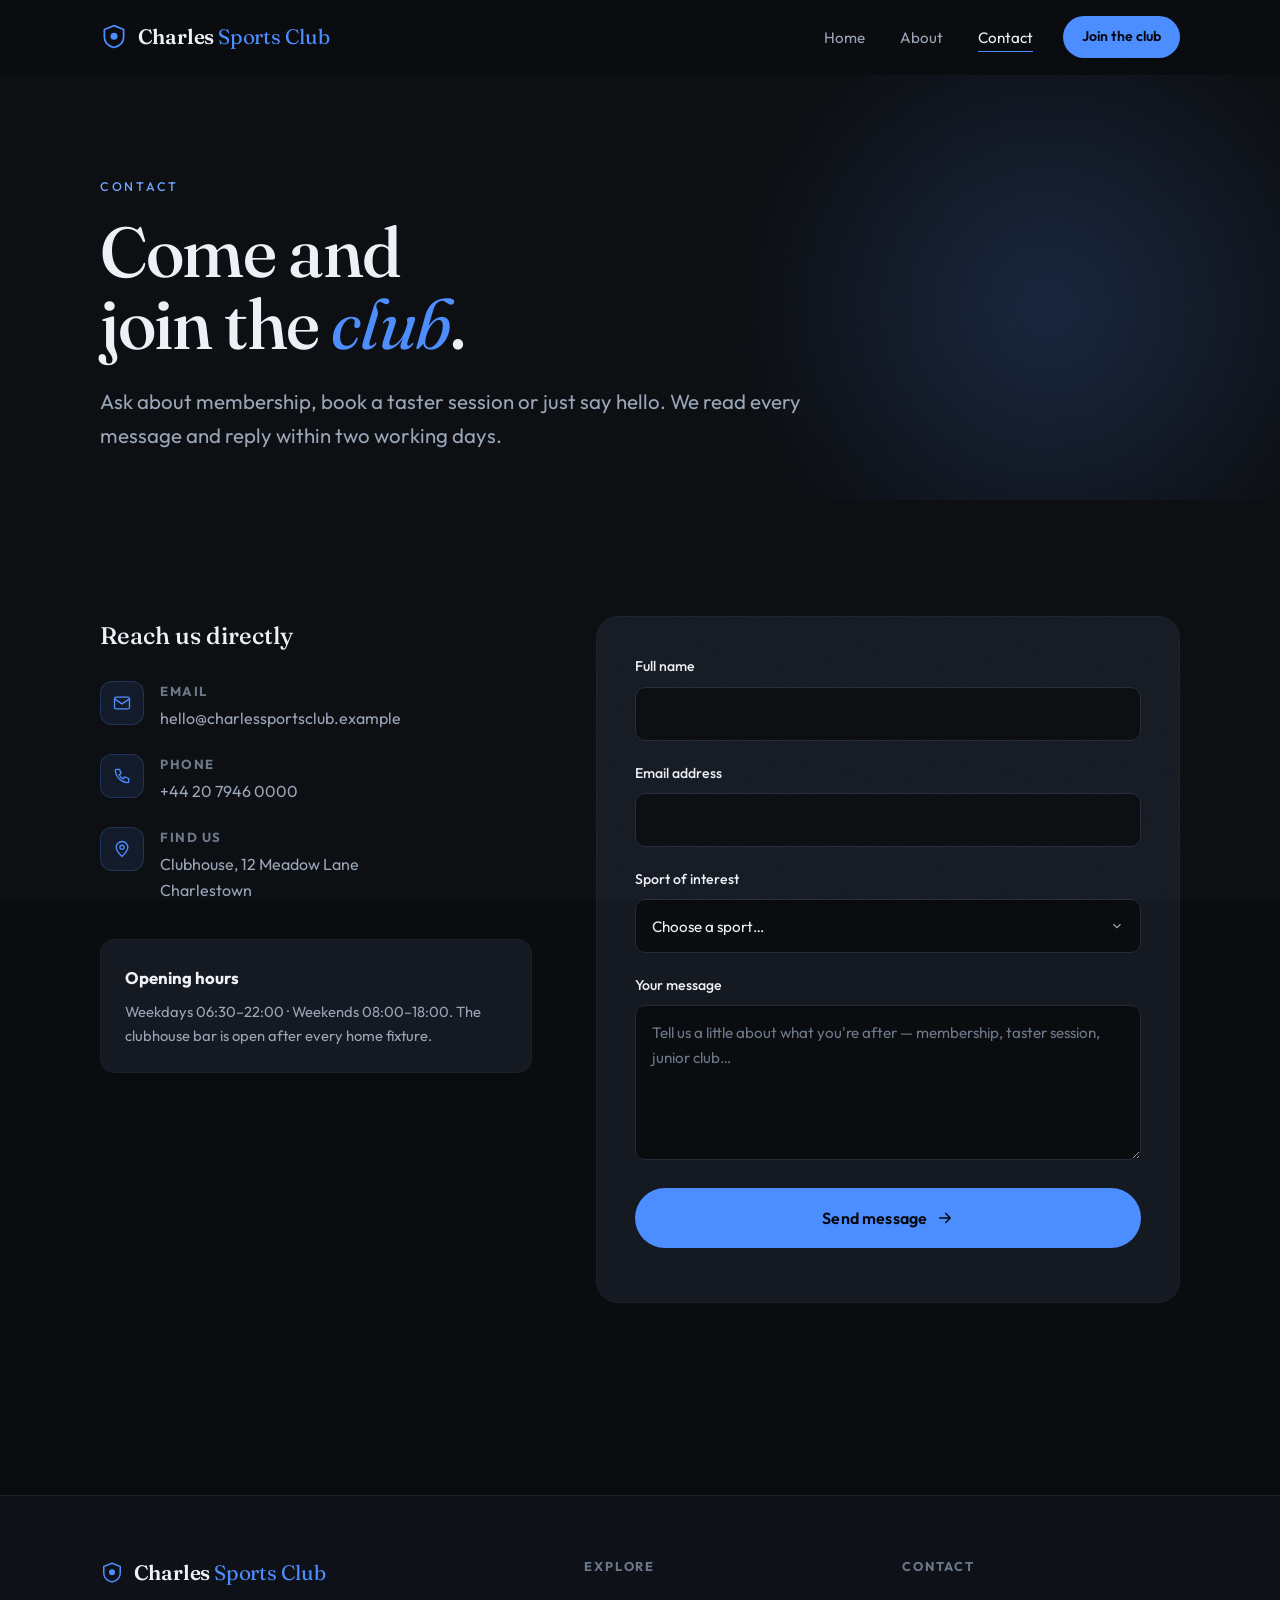
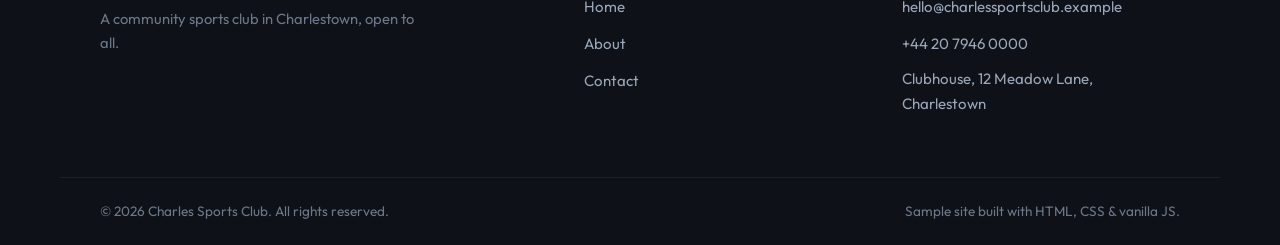
<file: contact.html>
<!DOCTYPE html>
<html lang="en">
<head>
  <meta charset="UTF-8" />
  <meta name="viewport" content="width=device-width, initial-scale=1.0" />
  <meta name="description" content="Contact Charles Sports Club — join, book a taster session or ask us anything. We reply within two working days." />
  <title>Contact — Charles Sports Club</title>
  <link rel="preconnect" href="https://fonts.googleapis.com" />
  <link rel="preconnect" href="https://fonts.gstatic.com" crossorigin />
  <link href="https://fonts.googleapis.com/css2?family=Fraunces:ital,opsz,wght@0,9..144,300..900;1,9..144,300..900&family=Outfit:wght@300;400;500;600;700&display=swap" rel="stylesheet" />
  <link rel="stylesheet" href="style.css" />
</head>
<body>
  <a class="skip-link" href="#main">Skip to content</a>
  <div class="grain" aria-hidden="true"></div>

  <header class="site-header" id="site-header">
    <div class="container header-inner">
      <a class="brand" href="index.html" aria-label="Charles Sports Club home">
        <span class="brand-mark" aria-hidden="true">
          <svg viewBox="0 0 32 32" width="28" height="28" fill="none"><path d="M16 3 27 7.5v8.5c0 6.5-4.6 10.4-11 12-6.4-1.6-11-5.5-11-12V7.5Z" stroke="currentColor" stroke-width="2"/><circle cx="16" cy="15" r="4" fill="currentColor"/></svg>
        </span>
        <span class="brand-name">Charles <em>Sports Club</em></span>
      </a>

      <nav class="nav" aria-label="Primary">
        <ul class="nav-list" id="nav-list">
          <li><a class="nav-link" href="index.html" data-page="index">Home</a></li>
          <li><a class="nav-link" href="about.html" data-page="about">About</a></li>
          <li><a class="nav-link" href="contact.html" data-page="contact">Contact</a></li>
          <li class="nav-cta"><a class="btn btn-sm" href="contact.html">Join the club</a></li>
        </ul>
      </nav>

      <button class="menu-toggle" id="menu-toggle" aria-expanded="false" aria-controls="nav-list" aria-label="Open menu">
        <span class="bar"></span><span class="bar"></span><span class="bar"></span>
      </button>
    </div>
  </header>

  <div class="drawer-backdrop" id="drawer-backdrop" hidden></div>

  <main id="main">

    <section class="page-hero">
      <div class="hero-glow" aria-hidden="true"></div>
      <div class="container">
        <p class="eyebrow reveal">Contact</p>
        <h1 class="page-title reveal">Come and<br />join the <span class="accent">club</span>.</h1>
        <p class="hero-lead reveal">
          Ask about membership, book a taster session or just say hello. We read
          every message and reply within two working days.
        </p>
      </div>
    </section>

    <section class="section">
      <div class="container contact-layout">

        <aside class="contact-info reveal">
          <h2 class="contact-heading">Reach us directly</h2>
          <ul class="contact-list">
            <li>
              <span class="contact-icon" aria-hidden="true">
                <svg viewBox="0 0 24 24" width="20" height="20" fill="none"><rect x="3" y="5" width="18" height="14" rx="2" stroke="currentColor" stroke-width="1.6"/><path d="m3 7 9 6 9-6" stroke="currentColor" stroke-width="1.6"/></svg>
              </span>
              <div>
                <strong>Email</strong>
                <a href="mailto:hello@charlessportsclub.example">hello@charlessportsclub.example</a>
              </div>
            </li>
            <li>
              <span class="contact-icon" aria-hidden="true">
                <svg viewBox="0 0 24 24" width="20" height="20" fill="none"><path d="M5 4h4l2 5-2.5 1.5a11 11 0 0 0 5 5L15 13l5 2v4a1 1 0 0 1-1 1A16 16 0 0 1 4 5a1 1 0 0 1 1-1Z" stroke="currentColor" stroke-width="1.6" stroke-linejoin="round"/></svg>
              </span>
              <div>
                <strong>Phone</strong>
                <a href="tel:+442079460000">+44 20 7946 0000</a>
              </div>
            </li>
            <li>
              <span class="contact-icon" aria-hidden="true">
                <svg viewBox="0 0 24 24" width="20" height="20" fill="none"><path d="M12 21s7-6.4 7-11a7 7 0 1 0-14 0c0 4.6 7 11 7 11Z" stroke="currentColor" stroke-width="1.6"/><circle cx="12" cy="10" r="2.5" stroke="currentColor" stroke-width="1.6"/></svg>
              </span>
              <div>
                <strong>Find us</strong>
                <address>Clubhouse, 12 Meadow Lane<br />Charlestown</address>
              </div>
            </li>
          </ul>

          <div class="contact-note">
            <h3>Opening hours</h3>
            <p>Weekdays 06:30–22:00 · Weekends 08:00–18:00. The clubhouse bar is open after every home fixture.</p>
          </div>
        </aside>

        <div class="contact-form-wrap reveal">
          <form id="contact-form" class="contact-form" novalidate>
            <div class="field">
              <label for="name">Full name</label>
              <input type="text" id="name" name="name" autocomplete="name" required />
              <p class="field-error" data-error-for="name" aria-live="polite"></p>
            </div>

            <div class="field">
              <label for="email">Email address</label>
              <input type="email" id="email" name="email" autocomplete="email" required />
              <p class="field-error" data-error-for="email" aria-live="polite"></p>
            </div>

            <div class="field">
              <label for="sport">Sport of interest</label>
              <select id="sport" name="sport" required>
                <option value="" selected disabled>Choose a sport…</option>
                <option value="football">Football</option>
                <option value="basketball">Basketball</option>
                <option value="tennis">Tennis</option>
                <option value="swimming">Swimming</option>
                <option value="athletics">Athletics</option>
                <option value="cricket">Cricket</option>
                <option value="netball">Netball</option>
                <option value="badminton">Badminton</option>
                <option value="gym">Fitness &amp; Gym</option>
                <option value="junior">Junior Programs</option>
              </select>
              <p class="field-error" data-error-for="sport" aria-live="polite"></p>
            </div>

            <div class="field">
              <label for="message">Your message</label>
              <textarea id="message" name="message" rows="5" required placeholder="Tell us a little about what you're after — membership, taster session, junior club…"></textarea>
              <p class="field-error" data-error-for="message" aria-live="polite"></p>
            </div>

            <button type="submit" class="btn btn-lg btn-block">
              Send message
              <svg viewBox="0 0 24 24" width="18" height="18" fill="none" aria-hidden="true"><path d="M5 12h14M13 6l6 6-6 6" stroke="currentColor" stroke-width="2" stroke-linecap="round" stroke-linejoin="round"/></svg>
            </button>

            <p class="form-status" id="form-status" role="status" aria-live="polite"></p>
          </form>
        </div>

      </div>
    </section>

  </main>

  <footer class="site-footer">
    <div class="container footer-inner">
      <div class="footer-brand">
        <a class="brand" href="index.html">
          <span class="brand-mark" aria-hidden="true">
            <svg viewBox="0 0 32 32" width="24" height="24" fill="none"><path d="M16 3 27 7.5v8.5c0 6.5-4.6 10.4-11 12-6.4-1.6-11-5.5-11-12V7.5Z" stroke="currentColor" stroke-width="2"/><circle cx="16" cy="15" r="4" fill="currentColor"/></svg>
          </span>
          <span class="brand-name">Charles <em>Sports Club</em></span>
        </a>
        <p>A community sports club in Charlestown, open to all.</p>
      </div>
      <nav class="footer-nav" aria-label="Footer">
        <h4>Explore</h4>
        <ul>
          <li><a href="index.html">Home</a></li>
          <li><a href="about.html">About</a></li>
          <li><a href="contact.html">Contact</a></li>
        </ul>
      </nav>
      <div class="footer-nav">
        <h4>Contact</h4>
        <ul>
          <li><a href="mailto:hello@charlessportsclub.example">hello@charlessportsclub.example</a></li>
          <li><a href="tel:+442079460000">+44 20 7946 0000</a></li>
          <li><address>Clubhouse, 12 Meadow Lane, Charlestown</address></li>
        </ul>
      </div>
    </div>
    <div class="container footer-bottom">
      <p>© <span id="year">2026</span> Charles Sports Club. All rights reserved.</p>
      <p>Sample site built with HTML, CSS &amp; vanilla JS.</p>
    </div>
  </footer>

  <script src="main.js"></script>
</body>
</html>
</file>
<file: style.css>
/* ==========================================================================
   Charles Sports Club — shared stylesheet
   Aesthetic: minimalist dark mode, editorial typography, electric-blue accent
   ========================================================================== */

/* ---------- Design tokens ---------- */
:root {
  /* Palette */
  --bg:            #0a0c10;
  --bg-alt:        #0e1117;
  --surface:       #141922;
  --surface-2:     #1b222e;
  --border:        #232b38;
  --border-soft:   #1a212c;
  --text:          #eef2f8;
  --text-muted:    #9aa6b8;
  --text-dim:      #6c7889;
  --accent:        #4c8dff;
  --accent-bright: #6ea3ff;
  --accent-glow:   rgba(76, 141, 255, 0.35);

  /* Type */
  --font-display: "Fraunces", Georgia, "Times New Roman", serif;
  --font-body:    "Outfit", system-ui, -apple-system, sans-serif;

  /* Space & shape */
  --radius:    14px;
  --radius-lg: 22px;
  --shadow:    0 18px 50px -22px rgba(0, 0, 0, 0.85);
  --container: 1160px;
  --header-h:  74px;

  /* Motion */
  --ease: cubic-bezier(0.22, 1, 0.36, 1);
}

/* ---------- Reset ---------- */
*, *::before, *::after { box-sizing: border-box; }
* { margin: 0; }

html {
  scroll-behavior: smooth;
  -webkit-text-size-adjust: 100%;
}

body {
  font-family: var(--font-body);
  font-weight: 400;
  line-height: 1.65;
  color: var(--text);
  background: var(--bg);
  -webkit-font-smoothing: antialiased;
  text-rendering: optimizeLegibility;
  overflow-x: hidden;
}

img { display: block; max-width: 100%; height: auto; }
a { color: inherit; text-decoration: none; }
ul { list-style: none; padding: 0; }
button { font: inherit; cursor: pointer; border: 0; background: none; color: inherit; }
address { font-style: normal; }

/* ---------- Layout helpers ---------- */
.container {
  width: 100%;
  max-width: var(--container);
  margin-inline: auto;
  padding-inline: clamp(1.25rem, 4vw, 2.5rem);
}

.section { padding-block: clamp(4.5rem, 9vw, 8rem); }
.section-alt { background: var(--bg-alt); }

.grid { display: grid; gap: 1.5rem; }

/* ---------- Texture overlay ---------- */
.grain {
  position: fixed;
  inset: 0;
  z-index: 1;
  pointer-events: none;
  opacity: 0.045;
  background-image: url("data:image/svg+xml,%3Csvg xmlns='http://www.w3.org/2000/svg' width='160' height='160'%3E%3Cfilter id='n'%3E%3CfeTurbulence type='fractalNoise' baseFrequency='0.85' numOctaves='3'/%3E%3C/filter%3E%3Crect width='100%25' height='100%25' filter='url(%23n)'/%3E%3C/svg%3E");
}

/* ---------- Typography ---------- */
.eyebrow {
  font-size: 0.78rem;
  font-weight: 500;
  letter-spacing: 0.22em;
  text-transform: uppercase;
  color: var(--accent-bright);
  margin-bottom: 1.1rem;
}

.hero-title,
.page-title {
  font-family: var(--font-display);
  font-weight: 500;
  font-optical-sizing: auto;
  line-height: 1.02;
  letter-spacing: -0.02em;
}

.hero-title { font-size: clamp(2.7rem, 7.5vw, 5.6rem); }
.page-title { font-size: clamp(2.4rem, 6vw, 4.4rem); }

.section-title {
  font-family: var(--font-display);
  font-weight: 500;
  font-size: clamp(1.8rem, 4vw, 2.9rem);
  line-height: 1.12;
  letter-spacing: -0.015em;
}

.accent {
  color: var(--accent);
  font-style: italic;
  font-weight: 400;
}

.hero-lead {
  font-size: clamp(1.05rem, 1.8vw, 1.28rem);
  color: var(--text-muted);
  max-width: 56ch;
  margin-top: 1.6rem;
}

.section-head { max-width: 60ch; margin-bottom: clamp(2.5rem, 5vw, 3.75rem); }

/* ---------- Buttons ---------- */
.btn {
  --btn-bg: var(--accent);
  display: inline-flex;
  align-items: center;
  gap: 0.55rem;
  padding: 0.85rem 1.6rem;
  font-size: 0.95rem;
  font-weight: 600;
  letter-spacing: 0.01em;
  color: #04070d;
  background: var(--btn-bg);
  border-radius: 100px;
  transition: transform 0.35s var(--ease), box-shadow 0.35s var(--ease), background 0.25s ease;
  box-shadow: 0 0 0 0 var(--accent-glow);
}
.btn:hover {
  transform: translateY(-2px);
  background: var(--accent-bright);
  box-shadow: 0 14px 34px -12px var(--accent-glow);
}
.btn:focus-visible { outline: 2px solid var(--accent-bright); outline-offset: 3px; }
.btn svg { transition: transform 0.35s var(--ease); }
.btn:hover svg { transform: translateX(4px); }

.btn-ghost {
  background: transparent;
  color: var(--text);
  box-shadow: inset 0 0 0 1px var(--border);
}
.btn-ghost:hover { background: var(--surface); box-shadow: inset 0 0 0 1px var(--accent); }
.btn-ghost:hover svg { transform: none; }

.btn-sm { padding: 0.6rem 1.15rem; font-size: 0.88rem; }
.btn-lg { padding: 1.05rem 2rem; font-size: 1rem; }
.btn-block { width: 100%; justify-content: center; }

/* ---------- Skip link ---------- */
.skip-link {
  position: absolute;
  left: 1rem;
  top: -100px;
  z-index: 200;
  padding: 0.7rem 1.1rem;
  background: var(--accent);
  color: #04070d;
  border-radius: 8px;
  font-weight: 600;
  transition: top 0.25s var(--ease);
}
.skip-link:focus { top: 1rem; }

/* ---------- Header ---------- */
.site-header {
  position: sticky;
  top: 0;
  z-index: 100;
  background: rgba(10, 12, 16, 0.72);
  backdrop-filter: blur(14px);
  -webkit-backdrop-filter: blur(14px);
  border-bottom: 1px solid transparent;
  transition: border-color 0.3s ease, background 0.3s ease;
}
.site-header.is-scrolled {
  border-bottom-color: var(--border-soft);
  background: rgba(10, 12, 16, 0.9);
}

.header-inner {
  height: var(--header-h);
  display: flex;
  align-items: center;
  justify-content: space-between;
  gap: 1.5rem;
}

.brand { display: inline-flex; align-items: center; gap: 0.6rem; }
.brand-mark { color: var(--accent); display: grid; place-items: center; }
.brand-name {
  font-family: var(--font-display);
  font-size: 1.3rem;
  font-weight: 600;
  letter-spacing: -0.01em;
}
.brand-name em { font-style: normal; color: var(--accent); font-weight: 400; }

.nav-list {
  display: flex;
  align-items: center;
  gap: 0.4rem;
}
.nav-link {
  position: relative;
  padding: 0.5rem 0.9rem;
  font-size: 0.95rem;
  color: var(--text-muted);
  border-radius: 100px;
  transition: color 0.25s ease;
}
.nav-link::after {
  content: "";
  position: absolute;
  left: 0.9rem;
  right: 0.9rem;
  bottom: 0.15rem;
  height: 1.5px;
  background: var(--accent);
  transform: scaleX(0);
  transform-origin: left;
  transition: transform 0.35s var(--ease);
}
.nav-link:hover { color: var(--text); }
.nav-link:hover::after { transform: scaleX(1); }
.nav-link.is-active { color: var(--text); }
.nav-link.is-active::after { transform: scaleX(1); }

.nav-cta { margin-left: 0.6rem; }

/* Hamburger */
.menu-toggle {
  display: none;
  flex-direction: column;
  justify-content: center;
  gap: 5px;
  width: 44px;
  height: 44px;
  border-radius: 10px;
}
.menu-toggle .bar {
  display: block;
  width: 22px;
  height: 2px;
  margin-inline: auto;
  background: var(--text);
  border-radius: 2px;
  transition: transform 0.3s var(--ease), opacity 0.2s ease;
}
.menu-toggle[aria-expanded="true"] .bar:nth-child(1) { transform: translateY(7px) rotate(45deg); }
.menu-toggle[aria-expanded="true"] .bar:nth-child(2) { opacity: 0; }
.menu-toggle[aria-expanded="true"] .bar:nth-child(3) { transform: translateY(-7px) rotate(-45deg); }

.drawer-backdrop {
  position: fixed;
  inset: 0;
  z-index: 90;
  background: rgba(4, 6, 10, 0.6);
  backdrop-filter: blur(2px);
  opacity: 0;
  transition: opacity 0.3s ease;
}
.drawer-backdrop.is-open { opacity: 1; }

/* ---------- Hero ---------- */
.hero {
  position: relative;
  padding-block: clamp(4rem, 9vw, 7rem) clamp(3rem, 6vw, 5rem);
  overflow: hidden;
}
.hero-glow {
  position: absolute;
  top: -30%;
  right: -10%;
  width: 720px;
  height: 720px;
  background: radial-gradient(circle, var(--accent-glow), transparent 62%);
  filter: blur(20px);
  opacity: 0.55;
  pointer-events: none;
  z-index: 0;
}
.hero-inner { position: relative; z-index: 2; }

.hero-actions { display: flex; flex-wrap: wrap; gap: 0.9rem; margin-top: 2.2rem; }

.hero-stats {
  display: flex;
  flex-wrap: wrap;
  gap: clamp(1.5rem, 5vw, 3.5rem);
  margin-top: clamp(2.8rem, 6vw, 4.5rem);
  padding-top: 2rem;
  border-top: 1px solid var(--border-soft);
}
.stat { display: flex; flex-direction: column; }
.stat-num {
  font-family: var(--font-display);
  font-size: clamp(1.9rem, 4vw, 2.7rem);
  font-weight: 500;
  line-height: 1;
  color: var(--text);
}
.stat-label { font-size: 0.85rem; color: var(--text-dim); margin-top: 0.45rem; }

.hero-visual {
  position: relative;
  z-index: 2;
  margin-top: clamp(2.5rem, 6vw, 4rem);
  border-radius: var(--radius-lg);
  overflow: hidden;
  box-shadow: var(--shadow);
  border: 1px solid var(--border-soft);
}
.hero-visual img {
  width: 100%;
  aspect-ratio: 21 / 9;
  object-fit: cover;
  filter: saturate(0.9) contrast(1.02);
}
.hero-visual::after {
  content: "";
  position: absolute;
  inset: 0;
  background: linear-gradient(180deg, transparent 45%, rgba(10, 12, 16, 0.55));
}

/* ---------- Page hero (inner pages) ---------- */
.page-hero {
  position: relative;
  padding-block: clamp(4rem, 8vw, 6.5rem) clamp(2rem, 4vw, 3rem);
  overflow: hidden;
}

/* ---------- Marquee ---------- */
.marquee {
  overflow: hidden;
  border-block: 1px solid var(--border-soft);
  background: var(--bg-alt);
  padding-block: 1.1rem;
  white-space: nowrap;
}
.marquee-track {
  display: inline-flex;
  gap: 1.6rem;
  align-items: center;
  font-family: var(--font-display);
  font-size: clamp(1rem, 2.2vw, 1.35rem);
  color: var(--text-dim);
  animation: scroll 32s linear infinite;
}
.marquee-track span:nth-child(even) { color: var(--accent); }
@keyframes scroll {
  from { transform: translateX(0); }
  to   { transform: translateX(-50%); }
}

/* ---------- Cards / services ---------- */
.services-grid { grid-template-columns: repeat(auto-fit, minmax(240px, 1fr)); }

.card {
  position: relative;
  padding: 1.9rem 1.7rem;
  background: var(--surface);
  border: 1px solid var(--border-soft);
  border-radius: var(--radius);
  transition: transform 0.4s var(--ease), border-color 0.3s ease, background 0.3s ease;
}
.card::before {
  content: "";
  position: absolute;
  inset: 0;
  border-radius: inherit;
  background: radial-gradient(400px circle at var(--mx, 50%) var(--my, 0%), rgba(76, 141, 255, 0.12), transparent 70%);
  opacity: 0;
  transition: opacity 0.4s ease;
  pointer-events: none;
}
.card:hover { transform: translateY(-6px); border-color: var(--border); background: var(--surface-2); }
.card:hover::before { opacity: 1; }

.card-icon {
  display: grid;
  place-items: center;
  width: 52px;
  height: 52px;
  margin-bottom: 1.3rem;
  color: var(--accent);
  background: rgba(76, 141, 255, 0.1);
  border: 1px solid rgba(76, 141, 255, 0.22);
  border-radius: 13px;
}
.card h3 { font-size: 1.18rem; font-weight: 600; margin-bottom: 0.6rem; }
.card p { color: var(--text-muted); font-size: 0.95rem; }

/* ---------- Work ---------- */
.work-grid { grid-template-columns: repeat(auto-fit, minmax(280px, 1fr)); }
.work-card {
  display: block;
  border-radius: var(--radius-lg);
  overflow: hidden;
  background: var(--surface);
  border: 1px solid var(--border-soft);
  transition: transform 0.45s var(--ease), border-color 0.3s ease;
}
.work-card:hover { transform: translateY(-6px); border-color: var(--border); }
.work-media { overflow: hidden; }
.work-media img {
  width: 100%;
  aspect-ratio: 4 / 3;
  object-fit: cover;
  transition: transform 0.7s var(--ease);
}
.work-card:hover .work-media img { transform: scale(1.05); }
.work-meta { padding: 1.2rem 1.4rem 1.5rem; }
.work-meta h3 { font-family: var(--font-display); font-size: 1.3rem; font-weight: 500; }
.work-meta p { color: var(--text-dim); font-size: 0.9rem; margin-top: 0.2rem; }

/* ---------- CTA panel ---------- */
.cta-panel {
  display: flex;
  flex-wrap: wrap;
  align-items: center;
  justify-content: space-between;
  gap: 2rem;
  padding: clamp(2.2rem, 5vw, 3.5rem);
  background:
    radial-gradient(600px circle at 90% 0%, rgba(76, 141, 255, 0.16), transparent 60%),
    var(--surface);
  border: 1px solid var(--border);
  border-radius: var(--radius-lg);
}
.cta-text { color: var(--text-muted); max-width: 46ch; margin-top: 0.8rem; }

/* ---------- About: split ---------- */
.split {
  display: grid;
  grid-template-columns: 1fr 1fr;
  gap: clamp(2rem, 5vw, 4rem);
  align-items: center;
}
.split-media img {
  width: 100%;
  aspect-ratio: 4 / 5;
  object-fit: cover;
  border-radius: var(--radius-lg);
  border: 1px solid var(--border-soft);
  box-shadow: var(--shadow);
}
.split-body p { color: var(--text-muted); margin-top: 1.1rem; }

/* ---------- Values ---------- */
.values-grid { grid-template-columns: repeat(auto-fit, minmax(230px, 1fr)); }
.value {
  padding-top: 1.6rem;
  border-top: 1px solid var(--border);
  transition: border-color 0.3s ease;
}
.value:hover { border-color: var(--accent); }
.value-num {
  font-family: var(--font-display);
  font-size: 0.95rem;
  color: var(--accent);
  letter-spacing: 0.1em;
}
.value h3 { font-size: 1.15rem; font-weight: 600; margin: 0.7rem 0 0.55rem; }
.value p { color: var(--text-muted); font-size: 0.95rem; }

/* ---------- Team ---------- */
.team-grid { grid-template-columns: repeat(auto-fit, minmax(210px, 1fr)); }
.team-card { text-align: center; }
.team-card img {
  width: 100%;
  aspect-ratio: 3 / 4;
  object-fit: cover;
  border-radius: var(--radius);
  filter: grayscale(0.5) contrast(1.02);
  transition: filter 0.4s ease, transform 0.4s var(--ease);
  border: 1px solid var(--border-soft);
}
.team-card:hover img { filter: grayscale(0) contrast(1.02); transform: translateY(-5px); }
.team-card h3 { font-size: 1.1rem; font-weight: 600; margin-top: 1rem; }
.team-card p { color: var(--text-dim); font-size: 0.88rem; }

/* ---------- Contact ---------- */
.contact-layout {
  display: grid;
  grid-template-columns: 0.85fr 1.15fr;
  gap: clamp(2rem, 5vw, 4rem);
  align-items: start;
}
.contact-heading {
  font-family: var(--font-display);
  font-size: 1.5rem;
  font-weight: 500;
  margin-bottom: 1.6rem;
}
.contact-list { display: grid; gap: 1.4rem; }
.contact-list li { display: flex; gap: 1rem; align-items: flex-start; }
.contact-icon {
  flex: 0 0 auto;
  display: grid;
  place-items: center;
  width: 44px;
  height: 44px;
  color: var(--accent);
  background: rgba(76, 141, 255, 0.1);
  border: 1px solid rgba(76, 141, 255, 0.22);
  border-radius: 12px;
}
.contact-list strong { display: block; font-size: 0.82rem; text-transform: uppercase; letter-spacing: 0.12em; color: var(--text-dim); margin-bottom: 0.15rem; }
.contact-list a, .contact-list address { color: var(--text-muted); transition: color 0.25s ease; }
.contact-list a:hover { color: var(--accent-bright); }

.contact-note {
  margin-top: 2.2rem;
  padding: 1.5rem;
  background: var(--surface);
  border: 1px solid var(--border-soft);
  border-radius: var(--radius);
}
.contact-note h3 { font-size: 1.05rem; margin-bottom: 0.5rem; }
.contact-note p { color: var(--text-muted); font-size: 0.92rem; }

.contact-form {
  padding: clamp(1.6rem, 4vw, 2.4rem);
  background: var(--surface);
  border: 1px solid var(--border-soft);
  border-radius: var(--radius-lg);
}
.field { margin-bottom: 1.3rem; }
.field label {
  display: block;
  font-size: 0.88rem;
  font-weight: 500;
  margin-bottom: 0.5rem;
  color: var(--text);
}
.optional { color: var(--text-dim); font-weight: 400; }

.field input,
.field select,
.field textarea {
  width: 100%;
  padding: 0.85rem 1rem;
  font: inherit;
  font-size: 0.95rem;
  color: var(--text);
  background: var(--bg);
  border: 1px solid var(--border);
  border-radius: 10px;
  transition: border-color 0.25s ease, box-shadow 0.25s ease, background 0.25s ease;
}
.field textarea { resize: vertical; min-height: 130px; }
.field input::placeholder,
.field textarea::placeholder { color: var(--text-dim); }

.field input:focus,
.field select:focus,
.field textarea:focus {
  outline: none;
  border-color: var(--accent);
  background: var(--bg-alt);
  box-shadow: 0 0 0 4px var(--accent-glow);
}

.field select {
  appearance: none;
  background-image: url("data:image/svg+xml,%3Csvg xmlns='http://www.w3.org/2000/svg' width='14' height='14' viewBox='0 0 24 24' fill='none' stroke='%239aa6b8' stroke-width='2'%3E%3Cpath d='m6 9 6 6 6-6'/%3E%3C/svg%3E");
  background-repeat: no-repeat;
  background-position: right 1rem center;
  padding-right: 2.5rem;
}

.field.has-error input,
.field.has-error select,
.field.has-error textarea { border-color: #ff6b6b; box-shadow: 0 0 0 4px rgba(255, 107, 107, 0.15); }

.field-error { font-size: 0.82rem; color: #ff8b8b; margin-top: 0.4rem; min-height: 0; }

.form-status { margin-top: 1rem; font-size: 0.92rem; font-weight: 500; }
.form-status.success { color: #6ee7a8; }
.form-status.error { color: #ff8b8b; }

/* ---------- Footer ---------- */
.site-footer {
  margin-top: clamp(3rem, 6vw, 5rem);
  border-top: 1px solid var(--border-soft);
  background: var(--bg-alt);
}
.footer-inner {
  display: grid;
  grid-template-columns: 1.6fr 1fr 1fr;
  gap: 2.5rem;
  padding-block: clamp(2.5rem, 5vw, 3.75rem);
}
.footer-brand p { color: var(--text-dim); font-size: 0.92rem; margin-top: 0.9rem; max-width: 32ch; }
.footer-nav h4 {
  font-size: 0.8rem;
  text-transform: uppercase;
  letter-spacing: 0.14em;
  color: var(--text-dim);
  margin-bottom: 1rem;
}
.footer-nav ul { display: grid; gap: 0.65rem; }
.footer-nav a, .footer-nav address { color: var(--text-muted); font-size: 0.94rem; transition: color 0.25s ease; }
.footer-nav a:hover { color: var(--accent-bright); }

.footer-bottom {
  display: flex;
  flex-wrap: wrap;
  justify-content: space-between;
  gap: 0.5rem;
  padding-block: 1.4rem;
  border-top: 1px solid var(--border-soft);
  font-size: 0.85rem;
  color: var(--text-dim);
}

/* ---------- Reveal animations ---------- */
.reveal {
  opacity: 0;
  transform: translateY(24px);
  transition: opacity 0.7s var(--ease), transform 0.7s var(--ease);
  will-change: opacity, transform;
}
.reveal.is-visible { opacity: 1; transform: none; }

@media (prefers-reduced-motion: reduce) {
  html { scroll-behavior: auto; }
  *, *::before, *::after { animation-duration: 0.001ms !important; transition-duration: 0.001ms !important; }
  .reveal { opacity: 1; transform: none; }
}

/* ---------- Responsive ---------- */
@media (max-width: 900px) {
  .split, .contact-layout { grid-template-columns: 1fr; }
  .footer-inner { grid-template-columns: 1fr 1fr; }
  .footer-brand { grid-column: 1 / -1; }
}

@media (max-width: 720px) {
  .menu-toggle { display: flex; }

  .nav-list {
    position: fixed;
    top: 0;
    right: 0;
    z-index: 95;
    height: 100dvh;
    width: min(82vw, 340px);
    flex-direction: column;
    align-items: stretch;
    justify-content: flex-start;
    gap: 0.3rem;
    padding: calc(var(--header-h) + 1.5rem) 1.6rem 2rem;
    background: var(--bg-alt);
    border-left: 1px solid var(--border);
    box-shadow: var(--shadow);
    transform: translateX(100%);
    transition: transform 0.4s var(--ease);
    overflow-y: auto;
  }
  .nav-list.is-open { transform: translateX(0); }
  .nav-link { padding: 0.85rem 0.6rem; font-size: 1.05rem; border-radius: 8px; }
  .nav-link::after { display: none; }
  .nav-link.is-active { color: var(--accent-bright); }
  .nav-cta { margin: 0.8rem 0 0; }
  .nav-cta .btn { width: 100%; justify-content: center; }

  .hero-stats { gap: 1.5rem 2.2rem; }
  .footer-inner { grid-template-columns: 1fr; gap: 1.8rem; }
}

/* ---------- Body scroll lock when drawer open ---------- */
body.no-scroll { overflow: hidden; }
</file>
